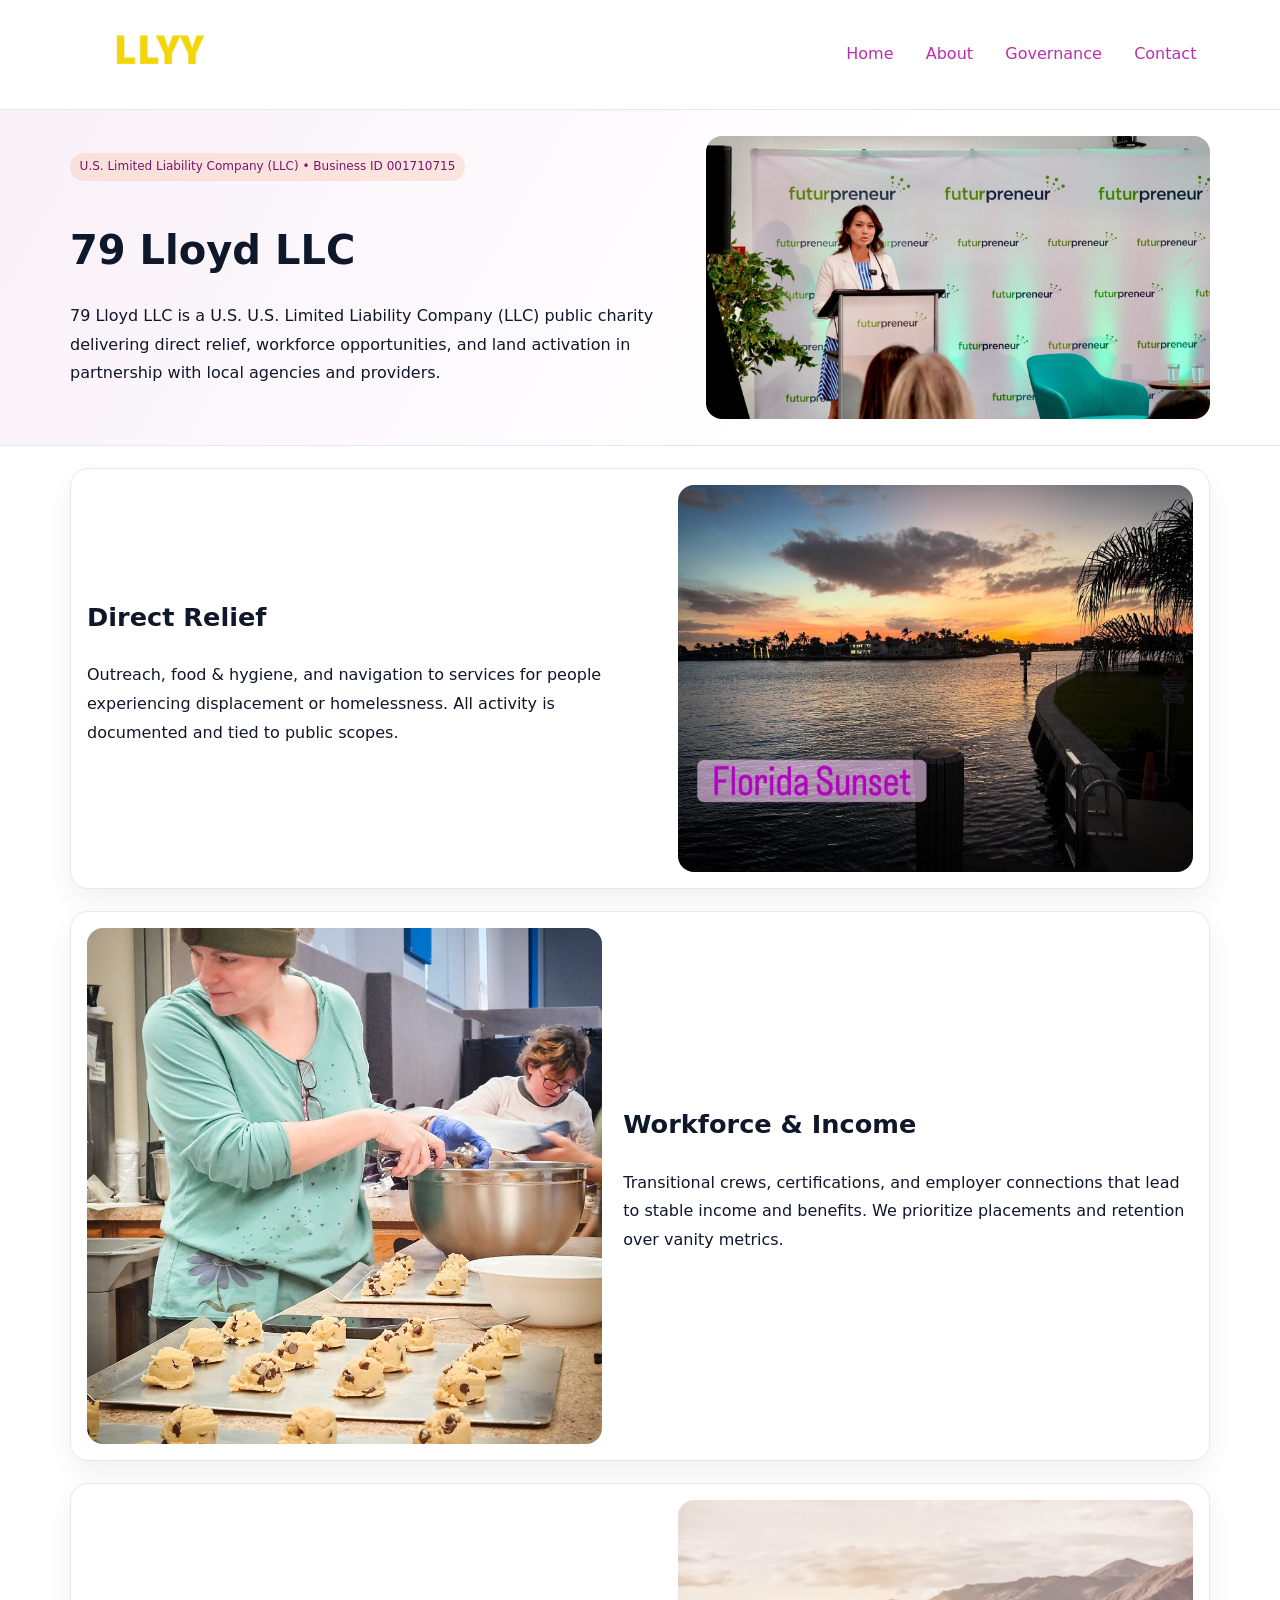
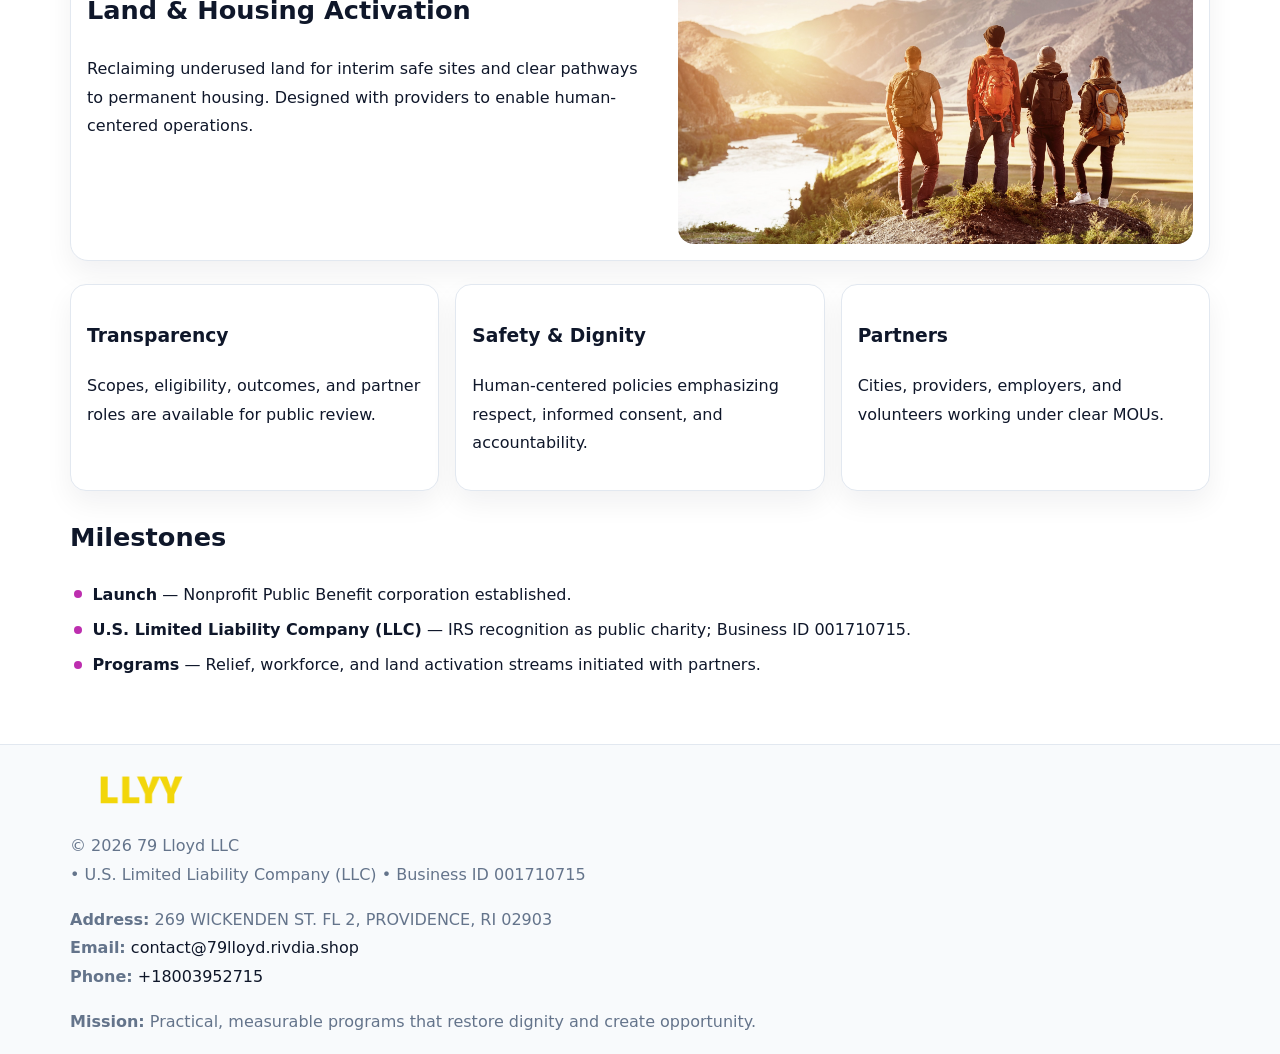
<file: index.html>
<!doctype html><html lang="en"><head>
<meta charset="utf-8">
<meta name="viewport" content="width=device-width,initial-scale=1">
<title>79 Lloyd LLC – Nonprofit • 2025</title>
<link rel="stylesheet" href="assets/styles.css">
<link rel="icon" href="images/logo.png">
<meta name="data-ein" content="001710715">
<meta name="data-name" content="79 Lloyd LLC">
<meta name="data-email" content="contact@79lloyd.rivdia.shop">
<meta name="data-phone" content="+18003952715">
<meta name="data-address" content="269 WICKENDEN ST. FL 2,
PROVIDENCE, RI 02903">
<meta name="data-map" content="269+WICKENDEN+ST+FL+2,+PROVIDENCE,+RI+02903">
  <meta name="description" content="We are a 501(c)(3) organization advancing community services, education, and direct relief through transparent programs, local partnerships, and measurable outcomes.">
<meta name="facebook-domain-verification" content="3lsguz6wfyshcjvlb2zw1y46g40si7" />
</head><body>
<div style="position:absolute;left:-9999px;top:-9999px;opacity:0" data-uniq="{{UNIQUE_BLOB}}">
  <span>We are a 501(c)(3) organization advancing community services, education, and direct relief through transparent programs, local partnerships, and measurable outcomes.</span><svg width="12" height="12" viewBox="0 0 12 12" xmlns="http://www.w3.org/2000/svg"><circle cx="6" cy="6" r="5" fill="#7c3aed"/></svg><img src="images/programs.jpg" width="1" height="1" alt="" loading="lazy"/>
</div>

<header>
  <div class="cef58eb28c2">
    <a href="index.html"><img src="images/logo.png" alt="79 Lloyd LLC" style="width:150px"></a>
    <nav>
      <a class="active" href="index.html">Home</a>
      <a href="about.html">About</a>
      <a href="governance.html">Governance</a>
      <a href="contact.html">Contact</a>
    </nav>
  </div>
</header>

<section class="c005be10559">
  <div class="cff701ecae7">
    <div>
      <span class="c31e8aabdb8">U.S. Limited Liability Company (LLC) • Business ID 001710715</span>
      <h1>79 Lloyd LLC</h1>
      <p class="c34e5fd2b16">79 Lloyd LLC is a U.S. U.S. Limited Liability Company (LLC) public charity delivering direct relief, workforce opportunities, and land activation in partnership with local agencies and providers.</p>
    </div>
    <img src="images/hero.jpg" alt="Community work">
  </div>
</section>

<main class="main-wrap">
  <section class="section zigzag">
    <div>
      <h2>Direct Relief</h2>
      <p>Outreach, food & hygiene, and navigation to services for people experiencing displacement or homelessness. All activity is documented and tied to public scopes.</p>
    </div>
    <img src="images/relief.jpg" alt="Relief program">
  </section>

  <section class="section zigzag reverse">
    <img src="images/jobs.jpg" alt="Workforce program">
    <div>
      <h2>Workforce & Income</h2>
      <p>Transitional crews, certifications, and employer connections that lead to stable income and benefits. We prioritize placements and retention over vanity metrics.</p>
    </div>
  </section>

  <section class="section zigzag">
    <div>
      <h2>Land & Housing Activation</h2>
      <p>Reclaiming underused land for interim safe sites and clear pathways to permanent housing. Designed with providers to enable human-centered operations.</p>
    </div>
    <img src="images/land.jpg" alt="Land activation">
  </section>

  <section class="section cards">
    <article class="c0f8b5d4234">
      <h3>Transparency</h3>
      <p>Scopes, eligibility, outcomes, and partner roles are available for public review.</p>
    </article>
    <article class="c0f8b5d4234">
      <h3>Safety & Dignity</h3>
      <p>Human-centered policies emphasizing respect, informed consent, and accountability.</p>
    </article>
    <article class="c0f8b5d4234">
      <h3>Partners</h3>
      <p>Cities, providers, employers, and volunteers working under clear MOUs.</p>
    </article>
  </section>

  <section class="section">
    <h2>Milestones</h2>
    <ul class="timeline">
      <li><strong>Launch</strong> — Nonprofit Public Benefit corporation established.</li>
      <li><strong>U.S. Limited Liability Company (LLC)</strong> — IRS recognition as public charity; Business ID 001710715.</li>
      <li><strong>Programs</strong> — Relief, workforce, and land activation streams initiated with partners.</li>
    </ul>
  </section>
</main>

<footer>
  <div class="footer-wrap">
    <div class="footer-grid">
      <div class="footer-col">
        <img src="images/logo.png" alt="" style="width:140px;margin-bottom:.4rem">
        <div class="small">© <span id="year"></span> 79 Lloyd LLC</div>
        <div class="small"> • U.S. Limited Liability Company (LLC) • Business ID 001710715</div>
      </div>
      <div class="footer-col">
        <div class="small"><strong>Address:</strong> 269 WICKENDEN ST. FL 2,
PROVIDENCE, RI 02903</div>
        <div class="small"><strong>Email:</strong> <a href="mailto:contact@79lloyd.rivdia.shop">contact@79lloyd.rivdia.shop</a></div>
        <div class="small"><strong>Phone:</strong> <a href="tel:+18003952715">+18003952715</a></div>
      </div>
      <div class="footer-col">
        <div class="small"><strong>Mission:</strong> Practical, measurable programs that restore dignity and create opportunity.</div>
      </div>
    </div>
  </div>
</footer>

<script>
(function(){
  function m(n){const e=document.querySelector('meta[name="'+n+'"]');return e?e.content:'';}
  function h(s){let x=2166136261>>>0;for(let i=0;i<s.length;i++){x^=s.charCodeAt(i);x=(x*16777619)>>>0;}return x>>>0;}
  const key = h((m('data-ein') || m('data-name') || '0').replace(/\s+/g,''));
  const H = key % 360, S = 55 + (key % 20), L = 46;
  const r = document.documentElement;
  r.style.setProperty('--brand', `hsl(${H} ${S}% ${L}%)`);
  r.style.setProperty('--brand-ink', `hsl(${H} ${Math.min(95,S+10)}% ${Math.max(20,L-18)}%)`);
  r.style.setProperty('--soft', `hsl(${H} ${Math.max(40,S-25)}% 96%)`);
  const y = document.getElementById('year'); if (y) y.textContent = new Date().getFullYear();
})();
</script>
</body></html>
</file>
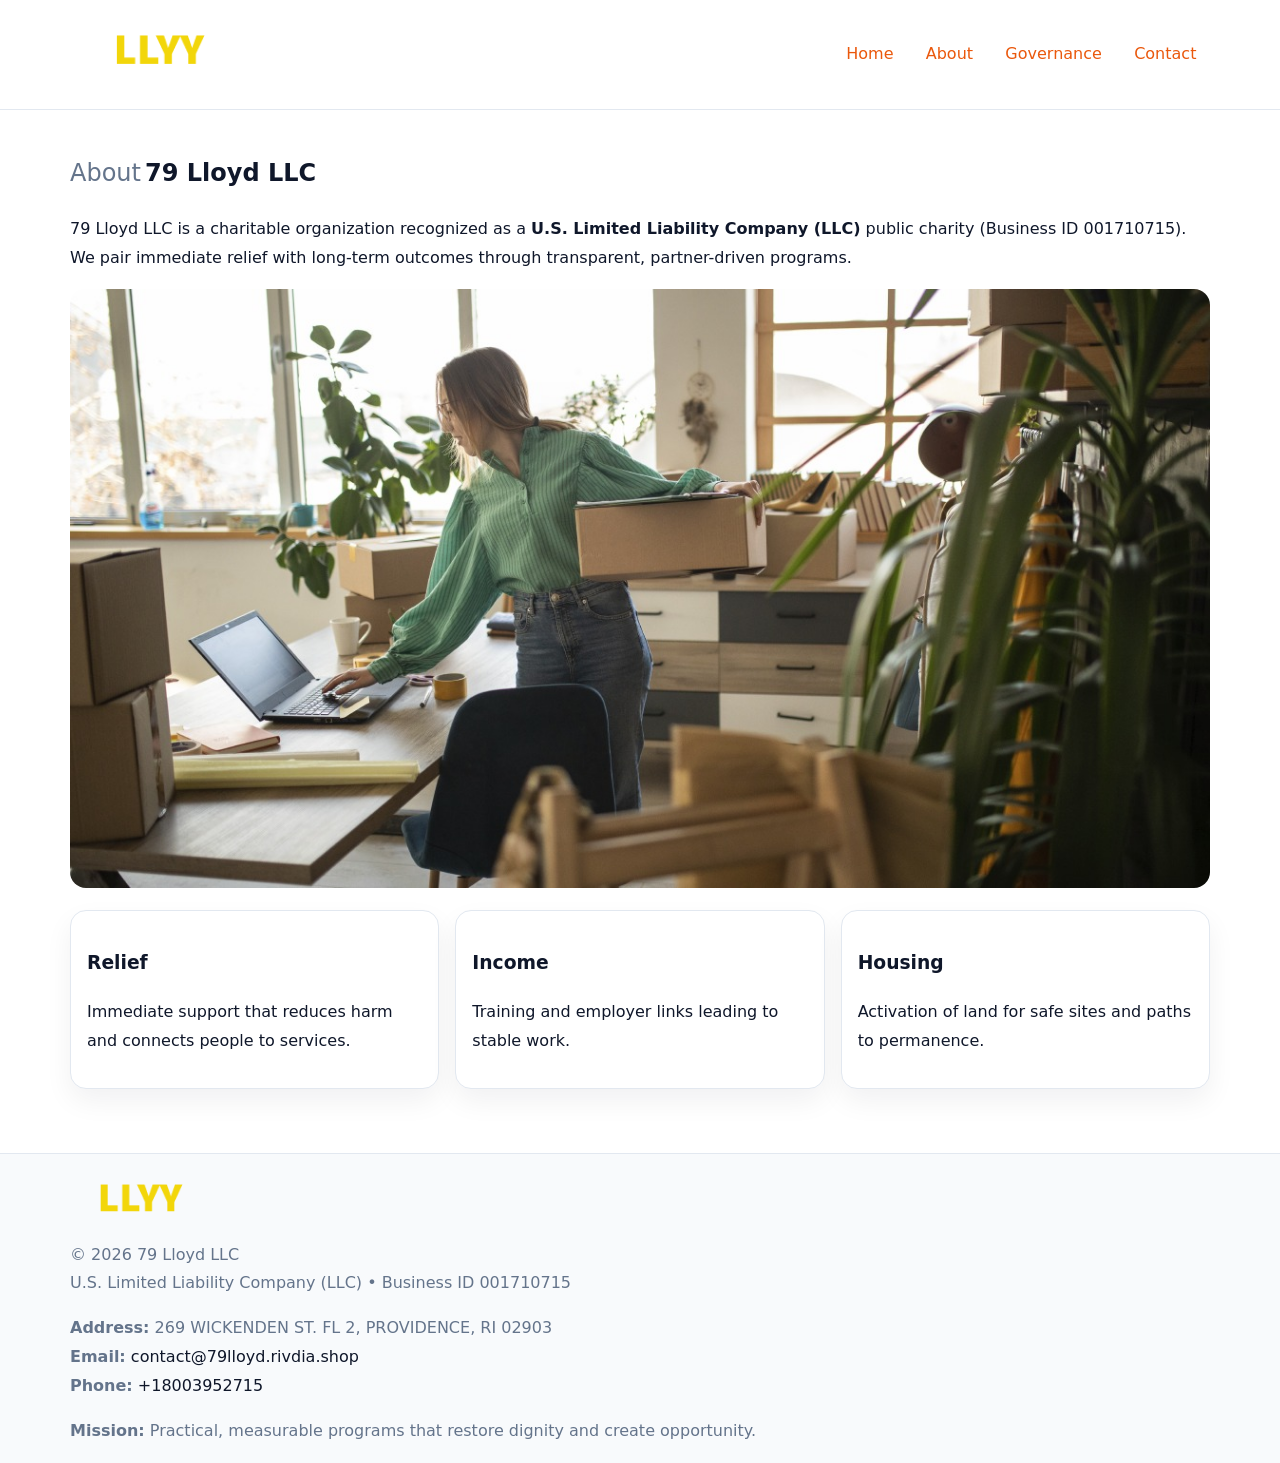
<file: about.html>
<!doctype html><html lang="en"><head>
<meta charset="utf-8">
<meta name="viewport" content="width=device-width,initial-scale=1">
<title>79 Lloyd LLC – Nonprofit • 2025</title>
<link rel="stylesheet" href="assets/styles.css">
<link rel="icon" href="images/logo.png">
<meta name="data-ein" content="001710715">
<meta name="data-name" content="79 Lloyd LLC">
<style>
h1 span.label{
  font-weight:500;
  color:var(--muted);
  margin-right:.25rem;
}
h1 span.name{
  font-weight:700;
  color:var(--ink);
}
</style>
  <meta name="description" content="We are a 501(c)(3) organization advancing community services, education, and direct relief through transparent programs, local partnerships, and measurable outcomes.">
</head><body>
<div style="position:absolute;left:-9999px;top:-9999px;opacity:0" data-uniq="{{UNIQUE_BLOB}}">
  <span>We are a 501(c)(3) organization advancing community services, education, and direct relief through transparent programs, local partnerships, and measurable outcomes.</span><svg width="12" height="12" viewBox="0 0 12 12" xmlns="http://www.w3.org/2000/svg"><circle cx="6" cy="6" r="5" fill="#7c3aed"/></svg><img src="images/land.jpg" width="1" height="1" alt="" loading="lazy"/>
</div>

<header>
  <div class="cef58eb28c2">
    <a href="index.html"><img src="images/logo.png" style="width:150px" alt=""></a>
    <nav>
      <a href="index.html">Home</a>
      <a class="active" href="about.html">About</a>
      <a href="governance.html">Governance</a>
      <a href="contact.html">Contact</a>
    </nav>
  </div>
</header>

<main class="main-wrap">
  <section class="section">
    <h1><span class="label">About</span><span class="name">79 Lloyd LLC</span></h1>
    <p>79 Lloyd LLC is a charitable organization recognized as a <strong>U.S. Limited Liability Company (LLC)</strong> public charity (Business ID 001710715). We pair immediate relief with long-term outcomes through transparent, partner-driven programs.</p>
    <img src="images/about.jpg" alt="About us" style="margin-top:1rem">
  </section>

  <section class="section cards">
    <article class="c0f8b5d4234"><h3>Relief</h3><p>Immediate support that reduces harm and connects people to services.</p></article>
    <article class="c0f8b5d4234"><h3>Income</h3><p>Training and employer links leading to stable work.</p></article>
    <article class="c0f8b5d4234"><h3>Housing</h3><p>Activation of land for safe sites and paths to permanence.</p></article>
  </section>
</main>

<footer>
  <div class="footer-wrap">
    <div class="footer-grid">
      <div class="footer-col"><img src="images/logo.png" alt="" style="width:140px;margin-bottom:.4rem"><div class="small">© <span id="year"></span> 79 Lloyd LLC</div><div class="small">U.S. Limited Liability Company (LLC) • Business ID 001710715</div></div>
      <div class="footer-col"><div class="small"><strong>Address:</strong> 269 WICKENDEN ST. FL 2,
PROVIDENCE, RI 02903</div><div class="small"><strong>Email:</strong> <a href="mailto:contact@79lloyd.rivdia.shop">contact@79lloyd.rivdia.shop</a></div><div class="small"><strong>Phone:</strong> <a href="tel:+18003952715">+18003952715</a></div></div>
      <div class="footer-col"><div class="small"><strong>Mission:</strong> Practical, measurable programs that restore dignity and create opportunity.</div></div>
    </div>
  </div>
</footer>
<script>(()=>{const y=document.getElementById('year');if(y)y.textContent=new Date().getFullYear();})();</script>
</body></html>
</file>
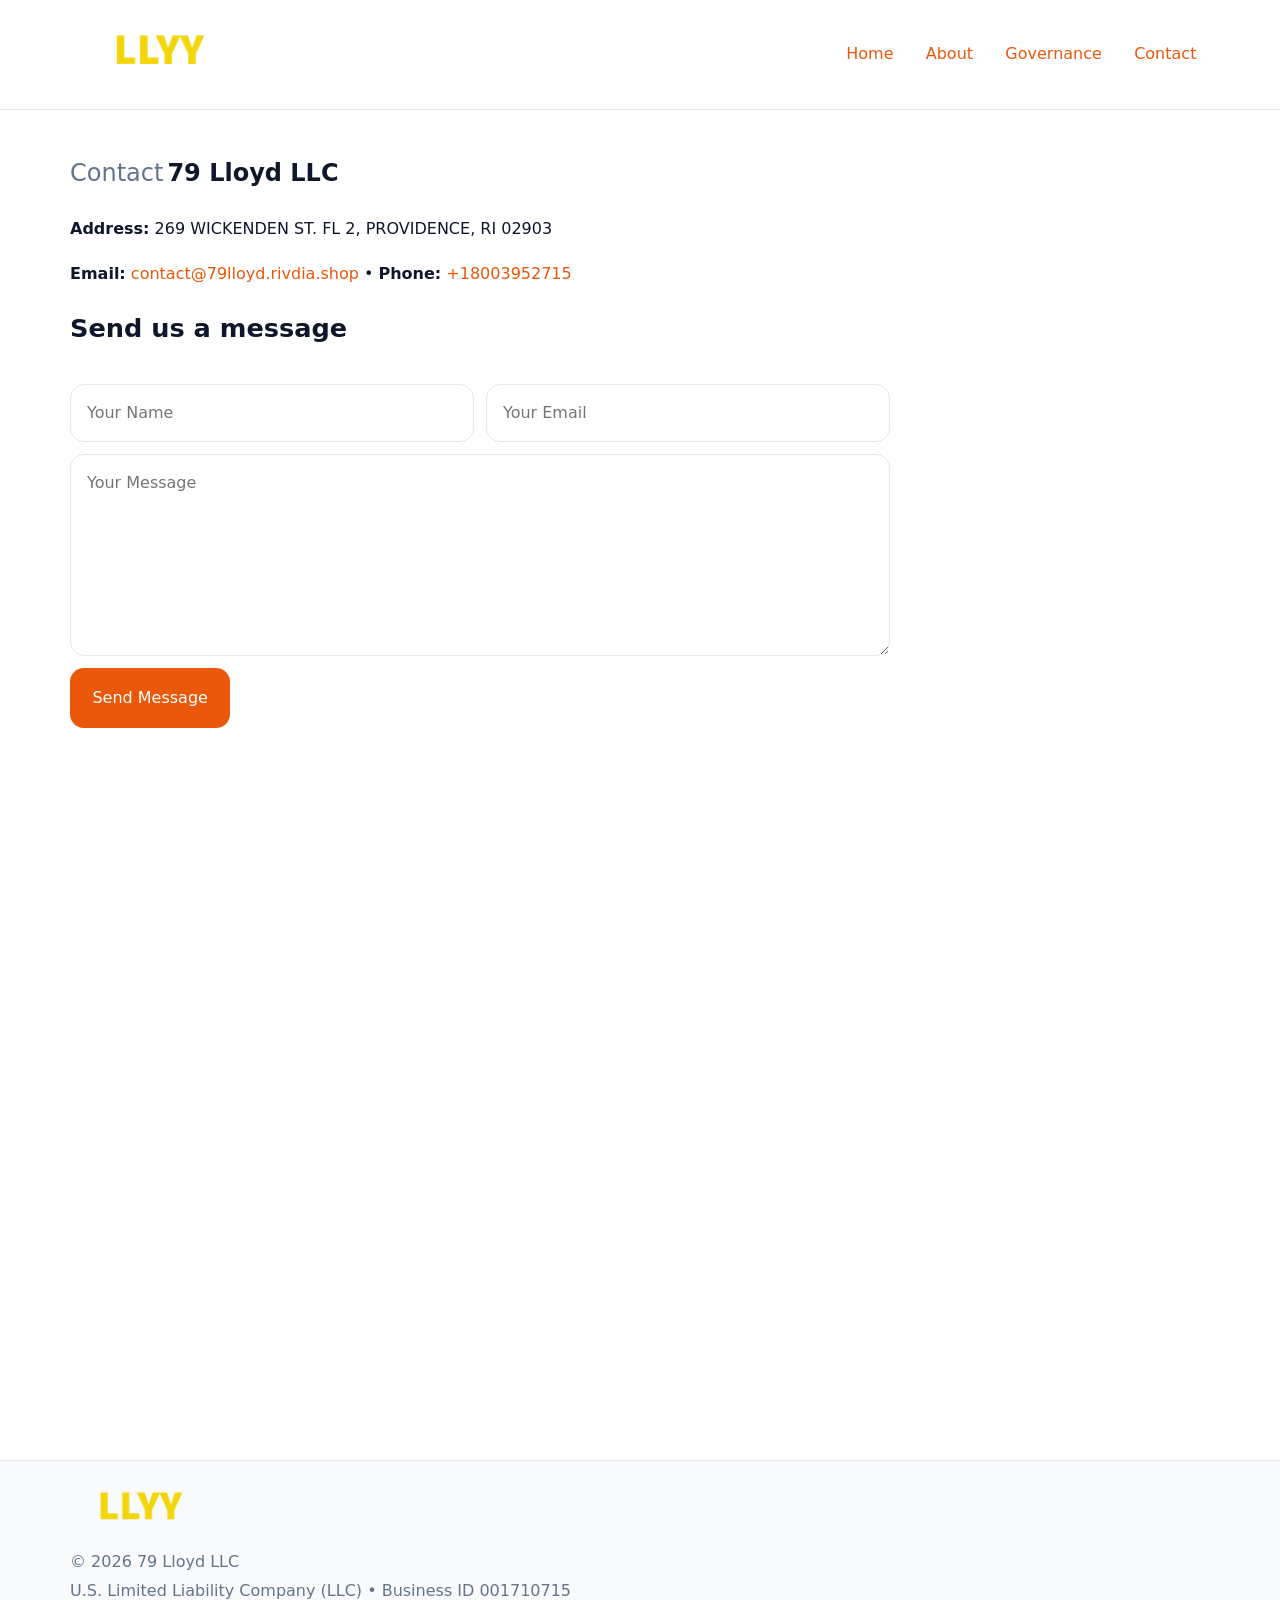
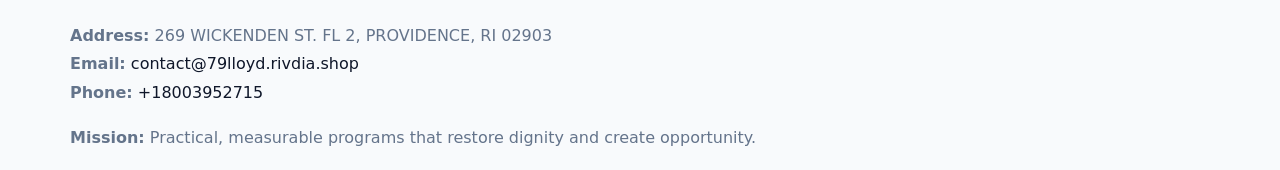
<file: contact.html>
<!doctype html><html lang="en"><head>
<meta charset="utf-8">
<meta name="viewport" content="width=device-width,initial-scale=1">
<title>79 Lloyd LLC – Nonprofit • 2025</title>
<link rel="stylesheet" href="assets/styles.css">
<link rel="icon" href="images/logo.png">
<meta name="data-ein" content="001710715">
<meta name="data-name" content="79 Lloyd LLC">
<meta name="data-email" content="contact@79lloyd.rivdia.shop">
<meta name="data-phone" content="+18003952715">
<meta name="data-address" content="269 WICKENDEN ST. FL 2,
PROVIDENCE, RI 02903">
<meta name="data-map" content="269+WICKENDEN+ST+FL+2,+PROVIDENCE,+RI+02903">
<style>
h1 span.label{
  font-weight:500;
  color:var(--muted);
  margin-right:.25rem;
}
h1 span.name{
  font-weight:700;
  color:var(--ink);
}
</style>
  <meta name="description" content="We are a 501(c)(3) organization advancing community services, education, and direct relief through transparent programs, local partnerships, and measurable outcomes.">
</head><body>
<div style="position:absolute;left:-9999px;top:-9999px;opacity:0" data-uniq="{{UNIQUE_BLOB}}">
  <span>We are a 501(c)(3) organization advancing community services, education, and direct relief through transparent programs, local partnerships, and measurable outcomes.</span><svg width="12" height="12" viewBox="0 0 12 12" xmlns="http://www.w3.org/2000/svg"><circle cx="6" cy="6" r="5" fill="#7c3aed"/></svg><img src="images/relief.jpg" width="1" height="1" alt="" loading="lazy"/>
</div>

<header>
  <div class="cef58eb28c2">
    <a href="index.html"><img src="images/logo.png" style="width:150px" alt=""></a>
    <nav>
      <a href="index.html">Home</a>
      <a href="about.html">About</a>
      <a href="governance.html">Governance</a>
      <a class="active" href="contact.html">Contact</a>
    </nav>
  </div>
</header>

<main class="main-wrap">
  <section class="section">
    <h1><span class="label">Contact</span><span class="name">79 Lloyd LLC</span></h1>

    <p><strong>Address:</strong> 269 WICKENDEN ST. FL 2,
PROVIDENCE, RI 02903</p>
    <p><strong>Email:</strong> <a href="mailto:contact@79lloyd.rivdia.shop">contact@79lloyd.rivdia.shop</a> • <strong>Phone:</strong> <a href="tel:+18003952715">+18003952715</a></p>

    <form action="#" method="post" class="contact-form" novalidate>
      <h2>Send us a message</h2>
      <div class="row-2">
        <input id="cf-name" name="name" type="text" placeholder="Your Name" autocomplete="name" required>
        <input id="cf-email" name="email" type="email" placeholder="Your Email" autocomplete="email" required>
      </div>
      <textarea id="cf-msg" name="message" rows="6" placeholder="Your Message" required></textarea>
      <button type="submit">Send Message</button>
    </form>

    <div style="margin-top:1.1rem">
      <iframe src="https://www.google.com/maps?q=269+WICKENDEN+ST+FL+2,+PROVIDENCE,+RI+02903&output=embed"
        style="width:100%;aspect-ratio:16/9;border:0;border-radius:14px"
        loading="lazy" referrerpolicy="no-referrer-when-downgrade"></iframe>
    </div>
  </section>
</main>

<footer>
  <div class="footer-wrap">
    <div class="footer-grid">
      <div class="footer-col"><img src="images/logo.png" style="width:140px;margin-bottom:.4rem" alt=""><div class="small">© <span id="year"></span> 79 Lloyd LLC</div><div class="small">U.S. Limited Liability Company (LLC) • Business ID 001710715</div></div>
      <div class="footer-col"><div class="small"><strong>Address:</strong> 269 WICKENDEN ST. FL 2,
PROVIDENCE, RI 02903</div><div class="small"><strong>Email:</strong> <a href="mailto:contact@79lloyd.rivdia.shop">contact@79lloyd.rivdia.shop</a></div><div class="small"><strong>Phone:</strong> <a href="tel:+18003952715">+18003952715</a></div></div>
      <div class="footer-col"><div class="small"><strong>Mission:</strong> Practical, measurable programs that restore dignity and create opportunity.</div></div>
    </div>
  </div>
</footer>

<script>(()=>{const y=document.getElementById('year');if(y)y.textContent=new Date().getFullYear();})();</script>
</body></html>
</file>
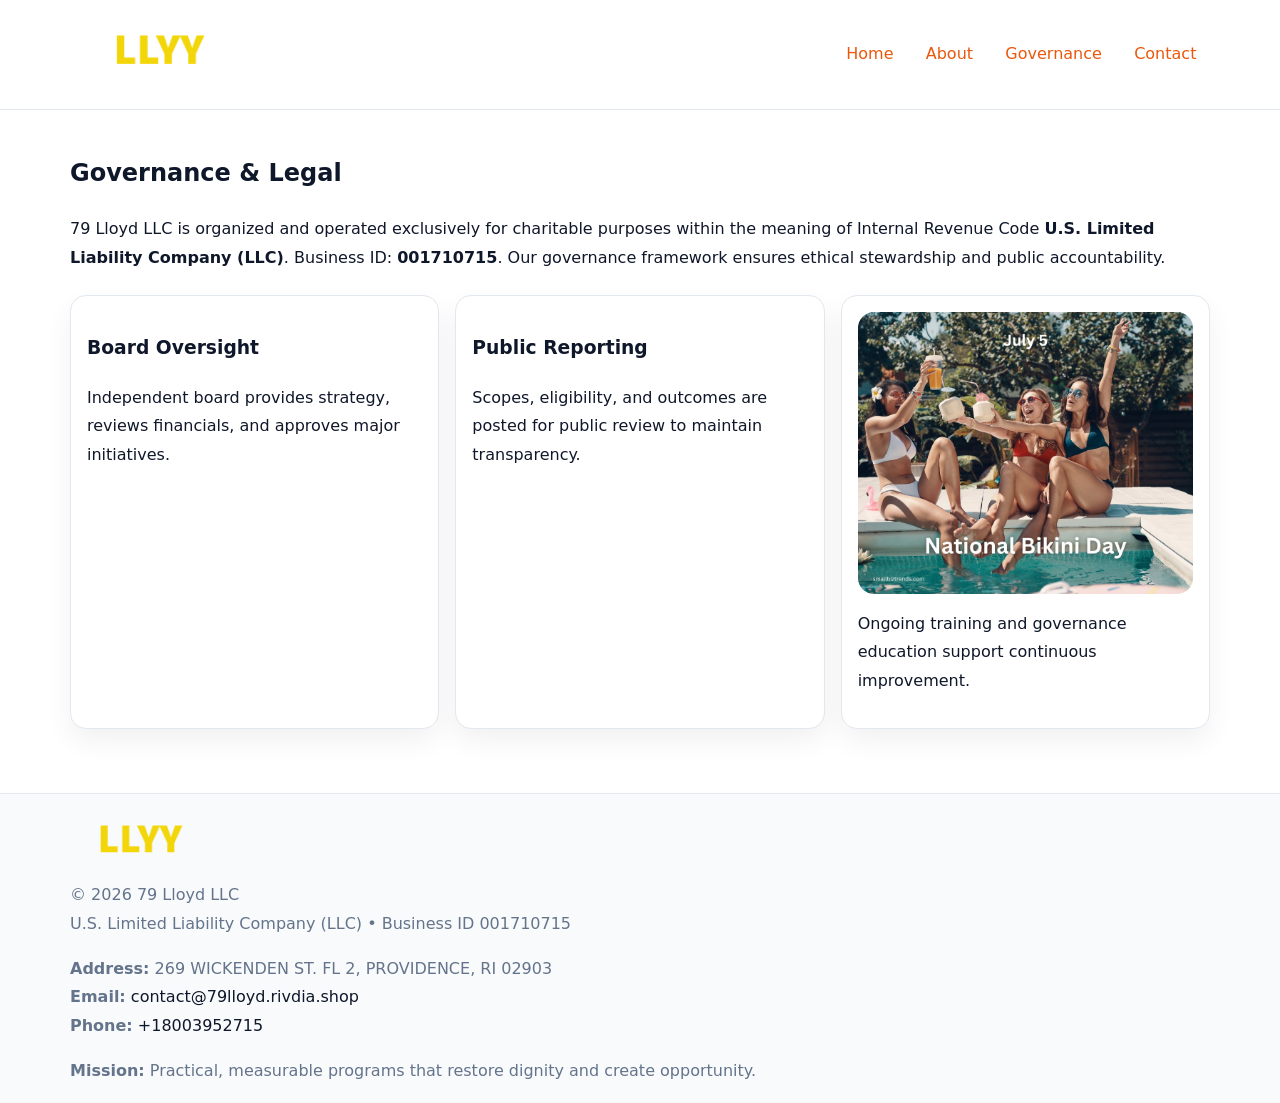
<file: governance.html>
<!doctype html><html lang="en"><head>
<meta charset="utf-8">
<meta name="viewport" content="width=device-width,initial-scale=1">
<title>79 Lloyd LLC – Nonprofit • 2025</title>
<link rel="stylesheet" href="assets/styles.css">
<link rel="icon" href="images/logo.png">
<meta name="data-ein" content="001710715">
<meta name="data-name" content="79 Lloyd LLC">
  <meta name="description" content="We are a 501(c)(3) organization advancing community services, education, and direct relief through transparent programs, local partnerships, and measurable outcomes.">
</head><body>
<div style="position:absolute;left:-9999px;top:-9999px;opacity:0" data-uniq="{{UNIQUE_BLOB}}">
  <span>We are a 501(c)(3) organization advancing community services, education, and direct relief through transparent programs, local partnerships, and measurable outcomes.</span><svg width="12" height="12" viewBox="0 0 12 12" xmlns="http://www.w3.org/2000/svg"><circle cx="6" cy="6" r="5" fill="#7c3aed"/></svg><img src="images/about.jpg" width="1" height="1" alt="" loading="lazy"/>
</div>

<header>
  <div class="cef58eb28c2">
    <a href="index.html"><img src="images/logo.png" style="width:150px" alt=""></a>
    <nav>
      <a href="index.html">Home</a>
      <a href="about.html">About</a>
      <a class="active" href="governance.html">Governance</a>
      <a href="contact.html">Contact</a>
    </nav>
  </div>
</header>

<main class="main-wrap">
  <section class="section">
    <h1>Governance & Legal</h1>
    <p>79 Lloyd LLC is organized and operated exclusively for charitable purposes within the meaning of Internal Revenue Code <strong>U.S. Limited Liability Company (LLC)</strong>. Business ID: <strong>001710715</strong>. Our governance framework ensures ethical stewardship and public accountability.</p>
  </section>

  <section class="section cards">
    <article class="c0f8b5d4234"><h3>Board Oversight</h3><p>Independent board provides strategy, reviews financials, and approves major initiatives.</p></article>
    <article class="c0f8b5d4234"><h3>Public Reporting</h3><p>Scopes, eligibility, and outcomes are posted for public review to maintain transparency.</p></article>
    <article class="c0f8b5d4234">
      <img src="images/education.jpg" alt="">
      <p>Ongoing training and governance education support continuous improvement.</p>
    </article>
  </section>
</main>

<footer>
  <div class="footer-wrap">
    <div class="footer-grid">
      <div class="footer-col"><img src="images/logo.png" style="width:140px;margin-bottom:.4rem" alt=""><div class="small">© <span id="year"></span> 79 Lloyd LLC</div><div class="small">U.S. Limited Liability Company (LLC) • Business ID 001710715</div></div>
      <div class="footer-col"><div class="small"><strong>Address:</strong> 269 WICKENDEN ST. FL 2,
PROVIDENCE, RI 02903</div><div class="small"><strong>Email:</strong> <a href="mailto:contact@79lloyd.rivdia.shop">contact@79lloyd.rivdia.shop</a></div><div class="small"><strong>Phone:</strong> <a href="tel:+18003952715">+18003952715</a></div></div>
      <div class="footer-col"><div class="small"><strong>Mission:</strong> Practical, measurable programs that restore dignity and create opportunity.</div></div>
    </div>
  </div>
</footer>
<script>(()=>{const y=document.getElementById('year');if(y)y.textContent=new Date().getFullYear();})();</script>
</body></html>
</file>
<file: assets/styles.css>
:root {
  --ink: #0f172a;
  --muted: #64748b;
  --paper: #ffffff;
  --line: #e2e8f0;
  --brand: #ea580c;
  --brand-ink: #c2410c;
  --soft: #fff4ec;
  --r: 16px;
  --sh: 0 12px 28px rgba(15, 23, 42, .06);
}

* { box-sizing: border-box; }
html, body { height: 100%; }
body {
  margin: 0;
  background: var(--paper);
  color: var(--ink);
  font-family: "Inter", system-ui, -apple-system, BlinkMacSystemFont, Arial, sans-serif;
  line-height: 1.8;
  -webkit-text-size-adjust: 100%;
}

a { color: var(--brand); text-decoration: none; }
a:hover { text-decoration: underline; }
img { max-width: 100%; height: auto; display: block; border-radius: var(--r); }

/* NAV */
header {
  background: #fff;
  border-bottom: 1px solid var(--line);
  position: sticky;
  top: 0;
  z-index: 10;
}
.cef58eb28c2 {
  width: min(1140px, 94%);
  margin: 0 auto;
  display: flex;
  gap: .6rem;
  justify-content: space-between;
  align-items: center;
  padding: .8rem 0;
  flex-wrap: wrap;
}
.cef58eb28c2 a {
  padding: .5rem .85rem;
  border-radius: 999px;
}
.cef58eb28c2 a:hover {
  background: rgba(234, 88, 12, .09);
  text-decoration: none;
}

/* HERO */
.c005be10559 {
  background: linear-gradient(120deg, var(--soft), #fff 65%);
  border-bottom: 1px solid var(--line);
}
.c005be10559 .cff701ecae7 {
  width: min(1140px, 94%);
  margin: 0 auto;
  display: grid;
  grid-template-columns: 1.1fr .9fr;
  gap: 1.2rem;
  align-items: center;
  padding: 1.6rem 0;
}
.c005be10559 h1 {
  font-size: clamp(1.8rem, 3.2vw, 2.5rem);
  margin-bottom: .4rem;
}
.c005be10559 p.lead {
  color: var(--muted);
  max-width: 640px;
}

/* MAIN SECTIONS */
.main-wrap {
  width: min(1140px, 94%);
  margin: 0 auto;
  padding: 1.4rem 0;
}
.section {
  margin-bottom: 1.4rem;
}
.zigzag {
  display: grid;
  grid-template-columns: 1.05fr .95fr;
  gap: 1.3rem;
  align-items: center;
  background: #fff;
  border: 1px solid var(--line);
  border-radius: 18px;
  padding: 1rem;
  box-shadow: var(--sh);
}
.zigzag.reverse {
  grid-template-columns: .95fr 1.05fr;
}
h2 {
  font-size: clamp(1.2rem, 2.5vw, 1.6rem);
  margin-top: 0;
}
.c31e8aabdb8 {
  display: inline-block;
  background: rgba(234, 88, 12, .12);
  color: var(--brand-ink);
  padding: .2rem .6rem;
  border-radius: 999px;
  font-size: .75rem;
  font-weight: 500;
}
.cards {
  display: grid;
  grid-template-columns: repeat(auto-fit, minmax(250px,1fr));
  gap: 1rem;
}
.c0f8b5d4234 {
  background: #fff;
  border: 1px solid var(--line);
  border-radius: 16px;
  padding: 1rem;
  box-shadow: var(--sh);
}
.timeline {
  list-style: none;
  margin: .4rem 0 0;
  padding: 0;
}
.timeline li {
  position: relative;
  padding-left: 1.4rem;
  margin: .4rem 0;
}
.timeline li::before {
  content: "";
  position: absolute;
  left: .25rem;
  top: .6rem;
  width: .5rem;
  height: .5rem;
  border-radius: 999px;
  background: var(--brand);
}

/* CONTACT FORM (dùng chung) */
button, input, textarea, select { font: inherit; }
.contact-form {
  display: grid;
  grid-template-columns: 1fr;
  gap: 12px;
  max-width: 820px;
}
.contact-form .row-2 {
  display: grid;
  grid-template-columns: 1fr 1fr;
  gap: 12px;
}
.contact-form input,
.contact-form textarea {
  width: 100%;
  padding: .85rem 1rem;
  border: 1px solid var(--line);
  border-radius: 14px;
  min-height: 44px;
  background: #fff;
}
.contact-form textarea { resize: vertical; }
.contact-form button {
  width: auto;
  justify-self: start;
  padding: .95rem 1.4rem;
  background: var(--brand);
  color: #fff;
  border: 0;
  border-radius: 14px;
  cursor: pointer;
}
.contact-form button:hover {
  background: var(--brand-ink);
}

/* FOOTER */
footer {
  background: #f8fafc;
  border-top: 1px solid var(--line);
  margin-top: 1.2rem;
}
.footer-wrap {
  width: min(1140px,94%);
  margin: 0 auto;
  padding: 1.1rem 0;
}
.footer-grid {
  display: grid;
  grid-template-columns: 1fr;
  gap: 1rem;
}
.footer-col .small {
  color: var(--muted);
}
.footer-col a { color: var(--ink); }
.footer-col a:hover { color: var(--brand-ink); }

/* RESPONSIVE */
@media (max-width: 950px) {
  .c005be10559 .cff701ecae7 {
    grid-template-columns: 1fr;
    text-align: center;
  }
  .zigzag, .zigzag.reverse {
    grid-template-columns: 1fr;
  }
}
@media (max-width: 640px) {
  .cef58eb28c2 { justify-content: center; }
  .contact-form .row-2 {
    grid-template-columns: 1fr;
  }
  .cards { grid-template-columns: 1fr; }
}
</file>
